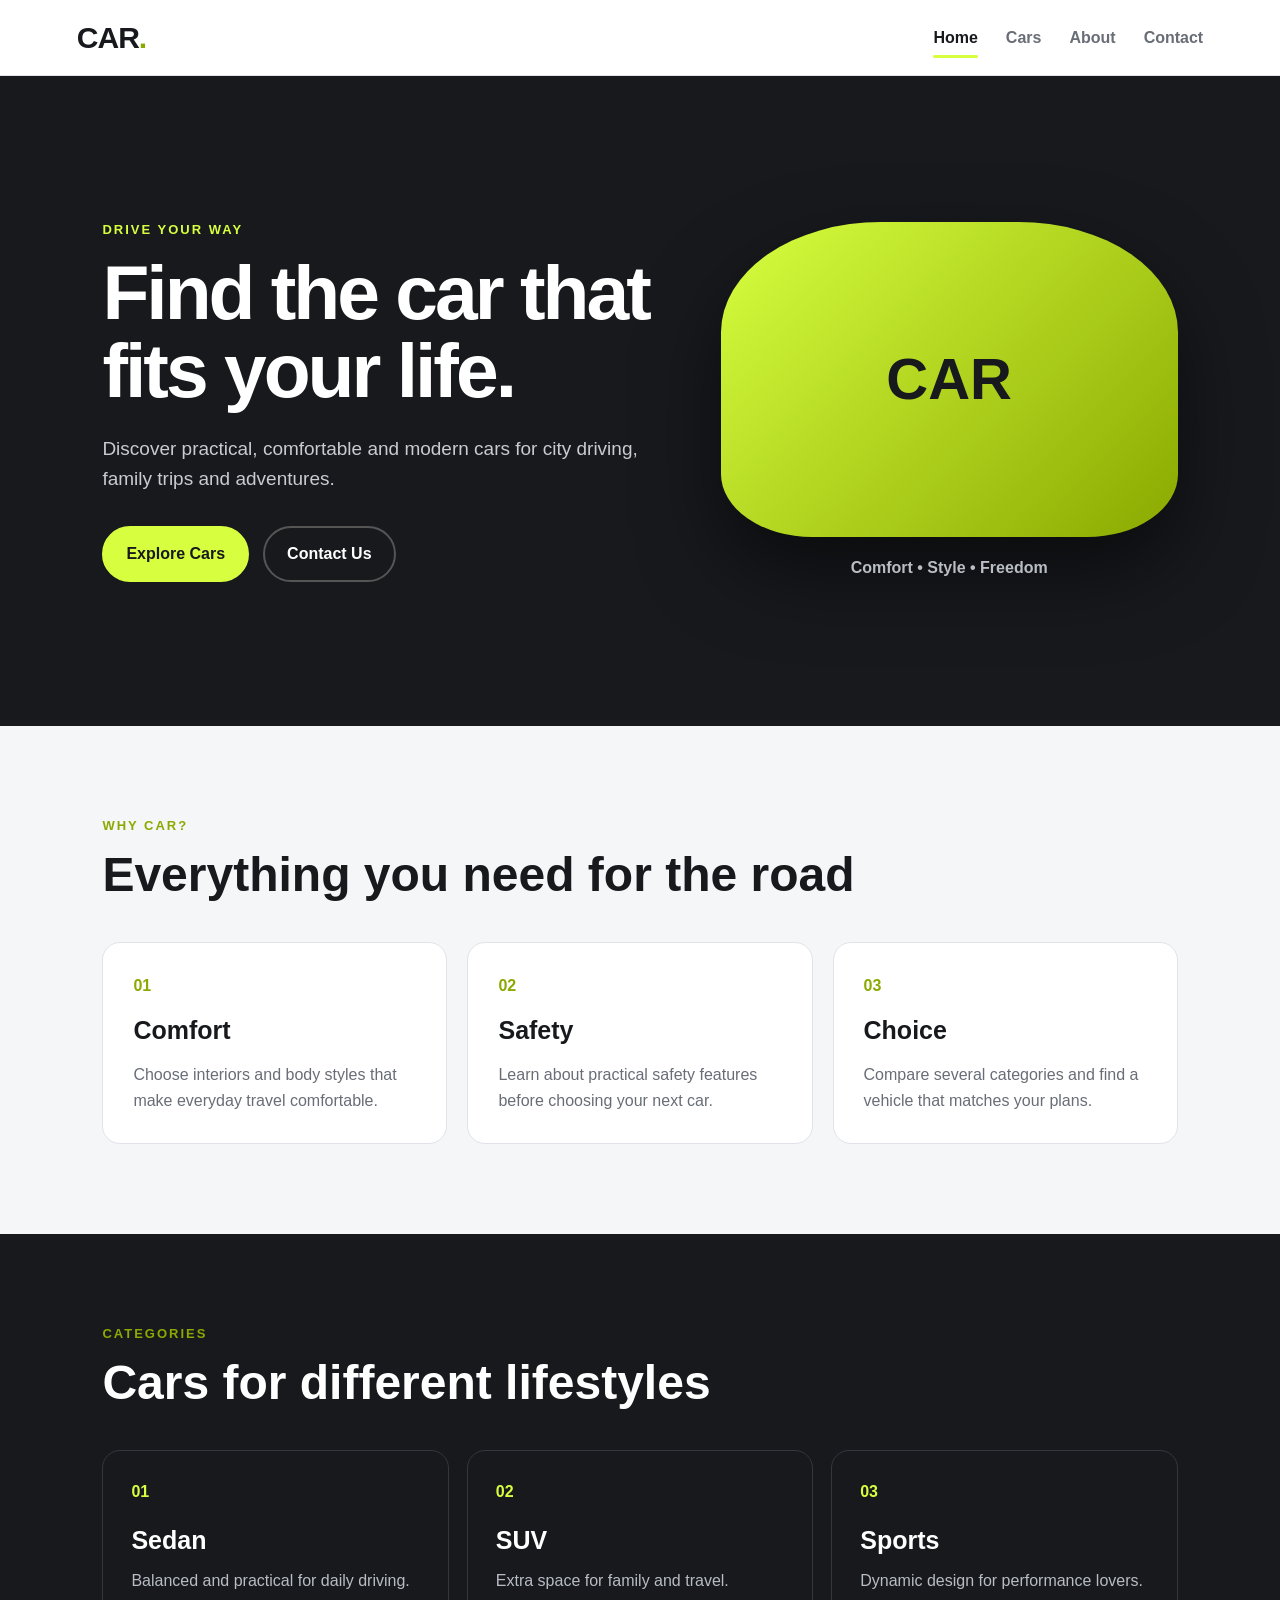
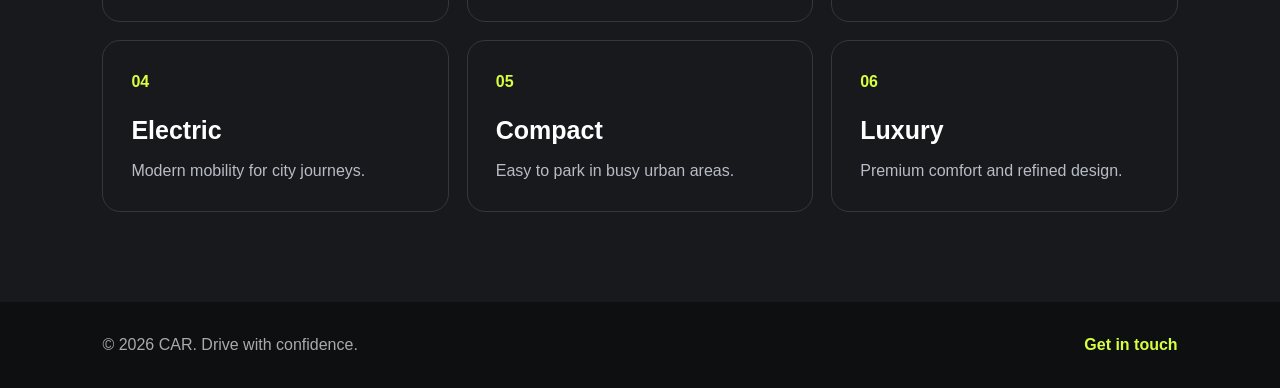
<file: index.html>
<!DOCTYPE html>
<html lang="en">
<head>
  <meta charset="UTF-8">
  <meta name="viewport" content="width=device-width, initial-scale=1.0">
  <meta name="description" content="CAR - explore cars and find the right vehicle for your lifestyle.">
  <title>CAR | Home</title>
  <link rel="stylesheet" href="css/style.css">
  <link rel="stylesheet" href="css/responsive.css">
</head>
<body>
<header class="site-header">
  <a class="logo" href="index.html">CAR<span>.</span></a>
  <nav class="navigation" aria-label="Main navigation">
    <a class="current" href="index.html">Home</a>
    <a href="service.html">Cars</a>
    <a href="about.html">About</a>
    <a href="contact.html">Contact</a>
  </nav>
</header>

<main>
  <section class="hero">
    <div class="hero-content">
      <p class="eyebrow">DRIVE YOUR WAY</p>
      <h1>Find the car that fits your life.</h1>
      <p>Discover practical, comfortable and modern cars for city driving, family trips and adventures.</p>
      <div class="button-group">
        <a class="button" href="cars.html">Explore Cars</a>
        <a class="button button-outline" href="contact.html">Contact Us</a>
      </div>
    </div>
    <figure class="hero-visual">
      <div class="car-shape" aria-label="Stylized car illustration" role="img">CAR</div>
      <figcaption>Comfort • Style • Freedom</figcaption>
    </figure>
  </section>

  <section class="section">
    <div class="section-heading">
      <p class="eyebrow">WHY CAR?</p>
      <h2>Everything you need for the road</h2>
    </div>
    <div class="feature-flex">
      <article class="feature-card">
        <span class="number">01</span>
        <h3>Comfort</h3>
        <p>Choose interiors and body styles that make everyday travel comfortable.</p>
      </article>
      <article class="feature-card">
        <span class="number">02</span>
        <h3>Safety</h3>
        <p>Learn about practical safety features before choosing your next car.</p>
      </article>
      <article class="feature-card">
        <span class="number">03</span>
        <h3>Choice</h3>
        <p>Compare several categories and find a vehicle that matches your plans.</p>
      </article>
    </div>
  </section>

  <section class="section dark-section">
    <div class="section-heading">
      <p class="eyebrow">CATEGORIES</p>
      <h2>Cars for different lifestyles</h2>
    </div>
    <div class="category-grid">
      <article><span>01</span><h3>Sedan</h3><p>Balanced and practical for daily driving.</p></article>
      <article><span>02</span><h3>SUV</h3><p>Extra space for family and travel.</p></article>
      <article><span>03</span><h3>Sports</h3><p>Dynamic design for performance lovers.</p></article>
      <article><span>04</span><h3>Electric</h3><p>Modern mobility for city journeys.</p></article>
      <article><span>05</span><h3>Compact</h3><p>Easy to park in busy urban areas.</p></article>
      <article><span>06</span><h3>Luxury</h3><p>Premium comfort and refined design.</p></article>
    </div>
  </section>
</main>

<footer class="site-footer">
  <p>© 2026 CAR. Drive with confidence.</p>
  <a href="contact.html">Get in touch</a>
</footer>
</body>
</html>
</file>
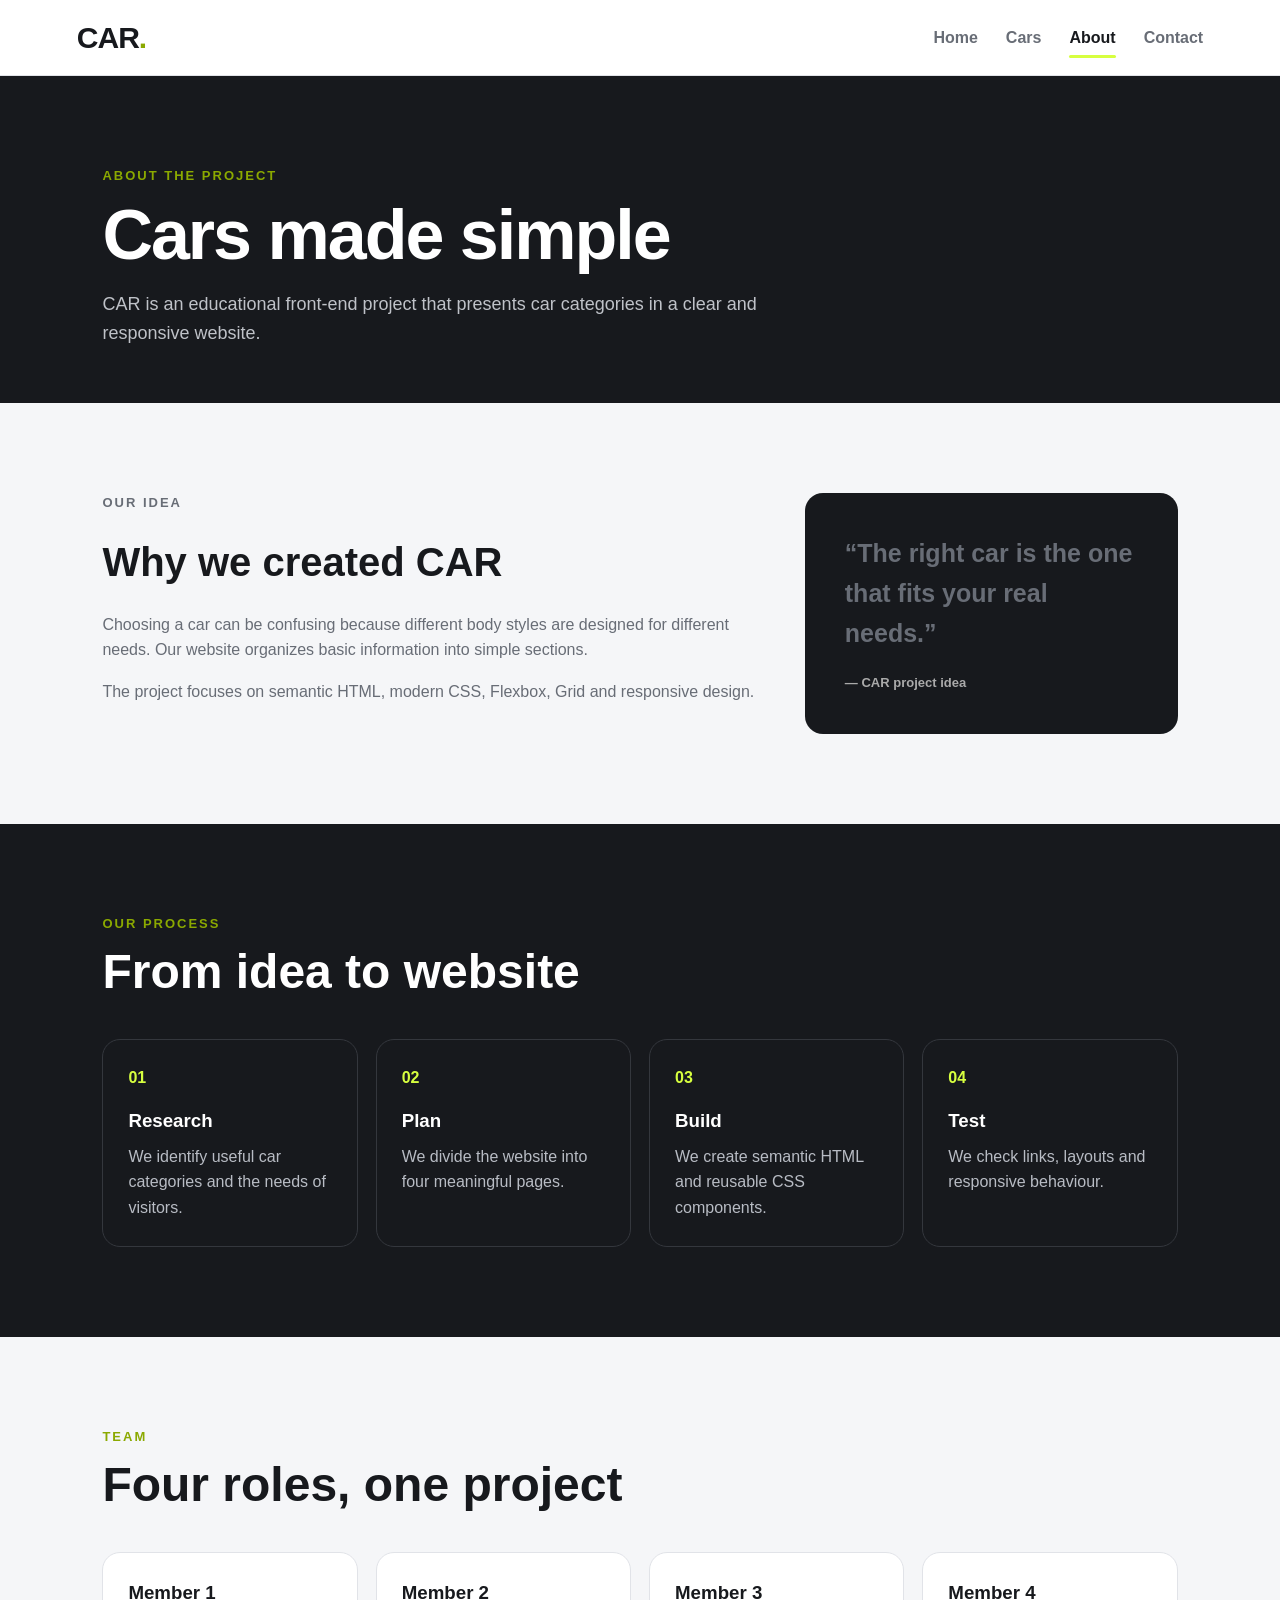
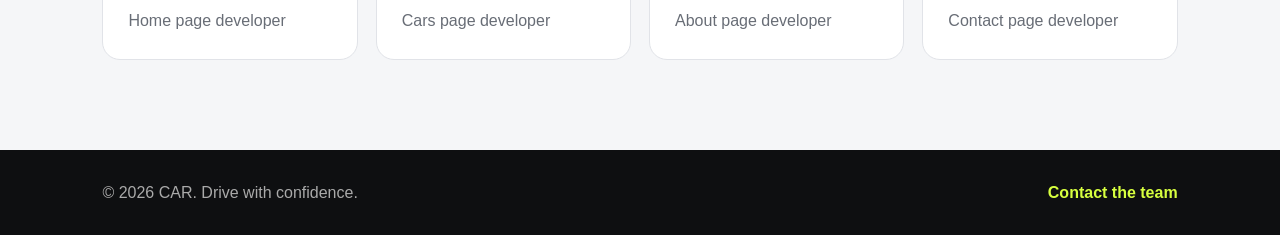
<file: about.html>
<!DOCTYPE html>
<html lang="en">
<head>
  <meta charset="UTF-8">
  <meta name="viewport" content="width=device-width, initial-scale=1.0">
  <meta name="description" content="Learn about the CAR project and its process.">
  <title>CAR | About</title>
  <link rel="stylesheet" href="css/style.css">
  <link rel="stylesheet" href="css/responsive.css">
</head>
<body>
<header class="site-header">
  <a class="logo" href="index.html">CAR<span>.</span></a>
  <nav class="navigation" aria-label="Main navigation">
    <a href="index.html">Home</a>
    <a href="service.html">Cars</a>
    <a class="current" href="about.html">About</a>
    <a href="contact.html">Contact</a>
  </nav>
</header>

<main>
  <section class="page-intro">
    <p class="eyebrow">ABOUT THE PROJECT</p>
    <h1>Cars made simple</h1>
    <p>CAR is an educational front-end project that presents car categories in a clear and responsive website.</p>
  </section>

  <section class="section about-grid">
    <article>
      <p class="eyebrow">OUR IDEA</p>
      <h2>Why we created CAR</h2>
      <p>Choosing a car can be confusing because different body styles are designed for different needs. Our website organizes basic information into simple sections.</p>
      <p>The project focuses on semantic HTML, modern CSS, Flexbox, Grid and responsive design.</p>
    </article>
    <aside class="quote-box">
      <p>“The right car is the one that fits your real needs.”</p>
      <small>— CAR project idea</small>
    </aside>
  </section>

  <section class="section dark-section">
    <div class="section-heading"><p class="eyebrow">OUR PROCESS</p><h2>From idea to website</h2></div>
    <div class="process-grid">
      <article><span>01</span><h3>Research</h3><p>We identify useful car categories and the needs of visitors.</p></article>
      <article><span>02</span><h3>Plan</h3><p>We divide the website into four meaningful pages.</p></article>
      <article><span>03</span><h3>Build</h3><p>We create semantic HTML and reusable CSS components.</p></article>
      <article><span>04</span><h3>Test</h3><p>We check links, layouts and responsive behaviour.</p></article>
    </div>
  </section>

  <section class="section team-section">
    <div class="section-heading"><p class="eyebrow">TEAM</p><h2>Four roles, one project</h2></div>
    <div class="team-flex">
      <article><h3>Member 1</h3><p>Home page developer</p></article>
      <article><h3>Member 2</h3><p>Cars page developer</p></article>
      <article><h3>Member 3</h3><p>About page developer</p></article>
      <article><h3>Member 4</h3><p>Contact page developer</p></article>
    </div>
  </section>
</main>

<footer class="site-footer">
  <p>© 2026 CAR. Drive with confidence.</p>
  <a href="contact.html">Contact the team</a>
</footer>
</body>
</html>
</file>
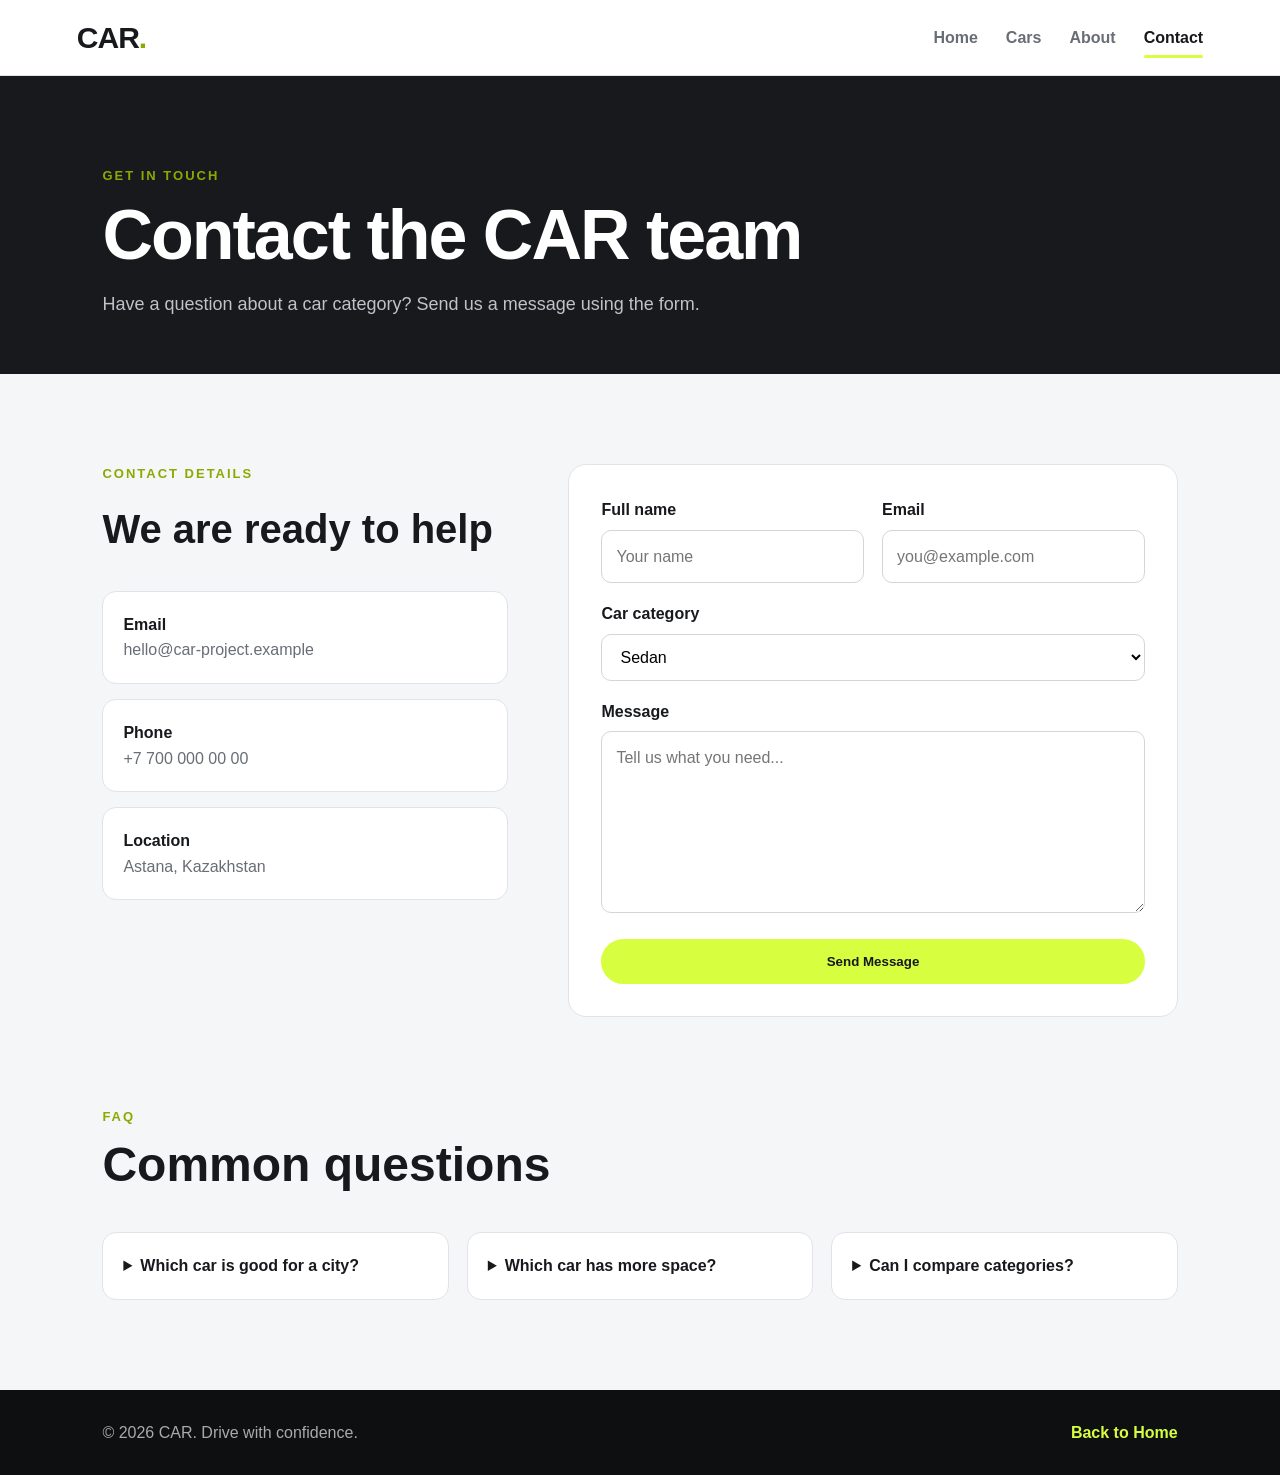
<file: contact.html>
<!DOCTYPE html>
<html lang="en">
<head>
  <meta charset="UTF-8">
  <meta name="viewport" content="width=device-width, initial-scale=1.0">
  <meta name="description" content="Contact the CAR project team.">
  <title>CAR | Contact</title>
  <link rel="stylesheet" href="css/style.css">
  <link rel="stylesheet" href="css/responsive.css">
</head>
<body>
<header class="site-header">
  <a class="logo" href="index.html">CAR<span>.</span></a>
  <nav class="navigation" aria-label="Main navigation">
    <a href="index.html">Home</a>
    <a href="service.html">Cars</a>
    <a href="about.html">About</a>
    <a class="current" href="contact.html">Contact</a>
  </nav>
</header>

<main>
  <section class="page-intro">
    <p class="eyebrow">GET IN TOUCH</p>
    <h1>Contact the CAR team</h1>
    <p>Have a question about a car category? Send us a message using the form.</p>
  </section>

  <section class="section contact-grid">
    <div class="contact-info">
      <p class="eyebrow">CONTACT DETAILS</p>
      <h2>We are ready to help</h2>
      <div class="contact-list">
        <article><h3>Email</h3><p>hello@car-project.example</p></article>
        <article><h3>Phone</h3><p>+7 700 000 00 00</p></article>
        <article><h3>Location</h3><p>Astana, Kazakhstan</p></article>
      </div>
    </div>

    <form class="contact-form" action="#" method="post">
      <div class="form-row">
        <div><label for="name">Full name</label><input id="name" name="name" type="text" placeholder="Your name" required></div>
        <div><label for="email">Email</label><input id="email" name="email" type="email" placeholder="you@example.com" required></div>
      </div>
      <div><label for="category">Car category</label>
        <select id="category" name="category">
          <option value="sedan">Sedan</option><option value="suv">SUV</option><option value="sport">Sports</option><option value="electric">Electric</option><option value="compact">Compact</option><option value="luxury">Luxury</option>
        </select>
      </div>
      <div><label for="message">Message</label><textarea id="message" name="message" rows="6" placeholder="Tell us what you need..." required></textarea></div>
      <button class="button" type="submit">Send Message</button>
    </form>
  </section>

  <section class="section faq">
    <div class="section-heading"><p class="eyebrow">FAQ</p><h2>Common questions</h2></div>
    <div class="faq-grid">
      <details><summary>Which car is good for a city?</summary><p>A compact car or sedan can be practical for everyday urban driving.</p></details>
      <details><summary>Which car has more space?</summary><p>SUVs usually provide more passenger and cargo space than compact cars.</p></details>
      <details><summary>Can I compare categories?</summary><p>Yes. Visit the Cars page for a quick comparison table.</p></details>
    </div>
  </section>
</main>

<footer class="site-footer">
  <p>© 2026 CAR. Drive with confidence.</p>
  <a href="index.html">Back to Home</a>
</footer>
</body>
</html>
</file>
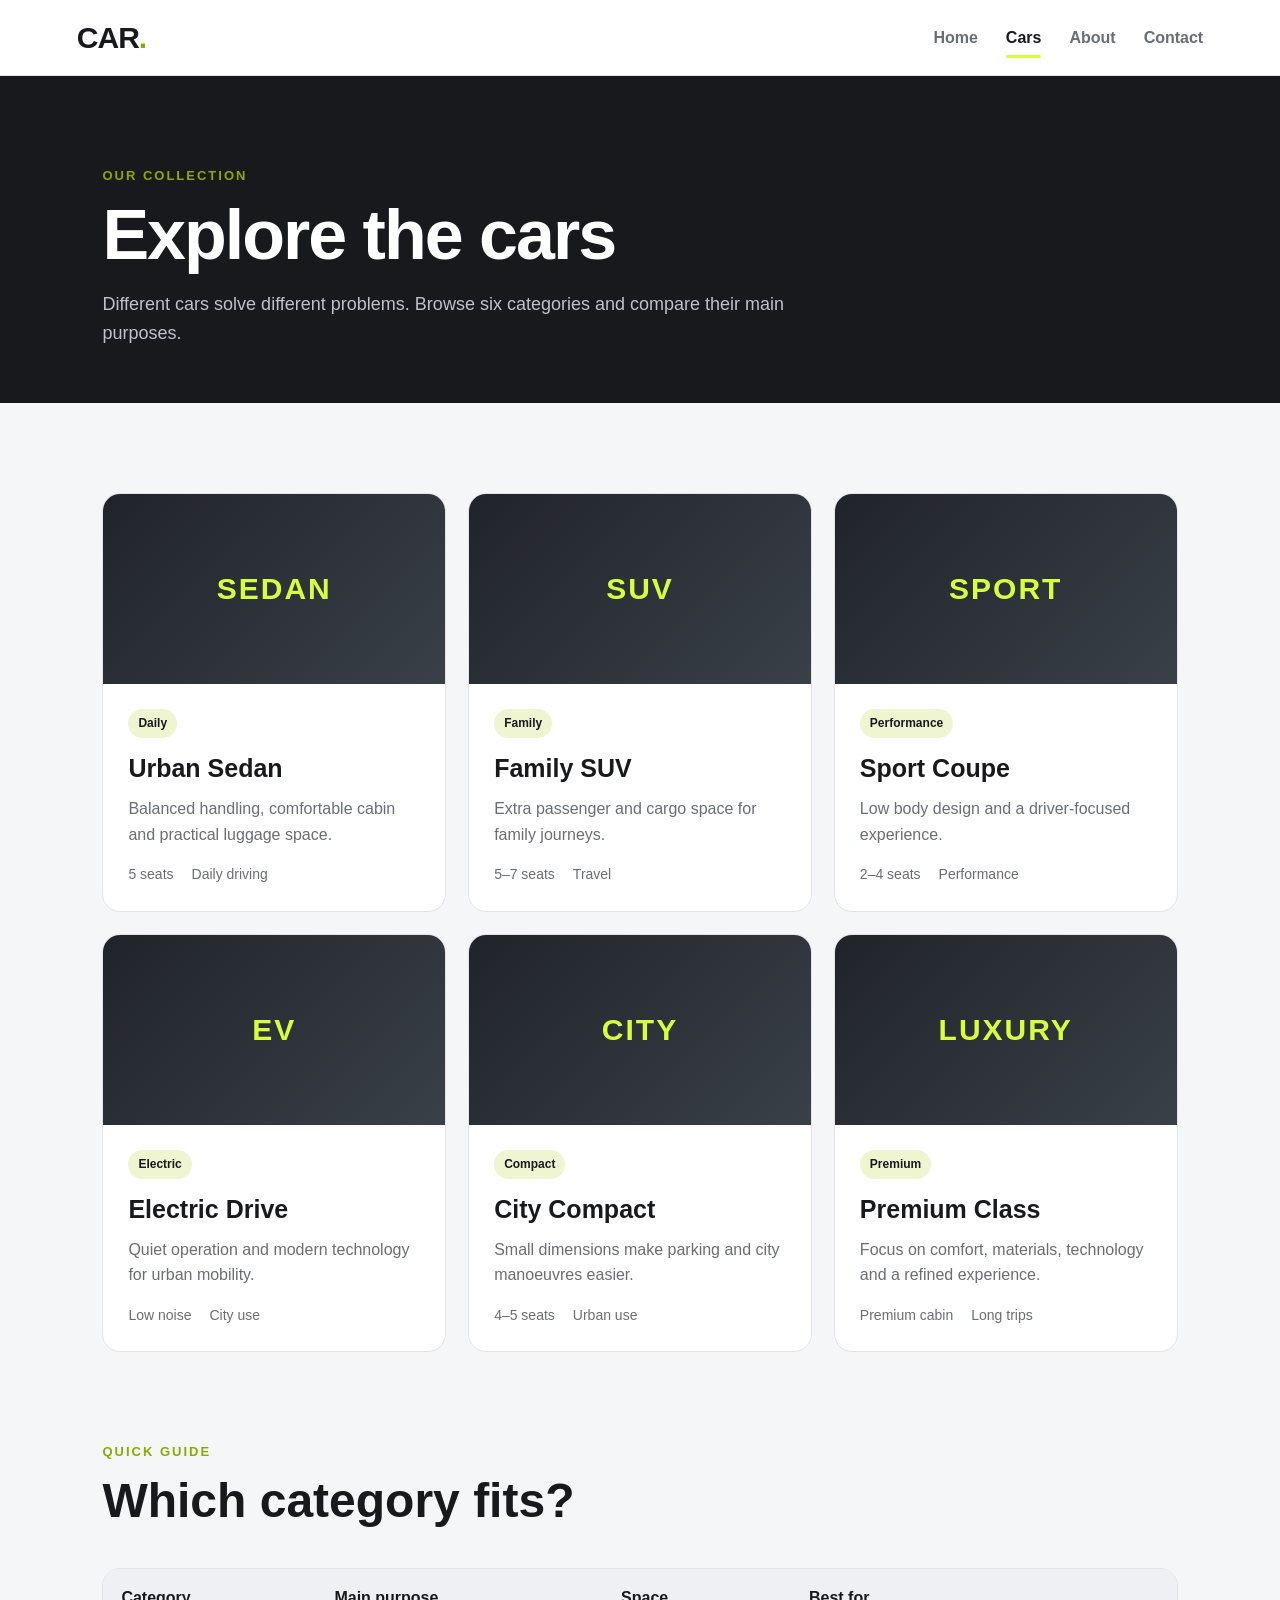
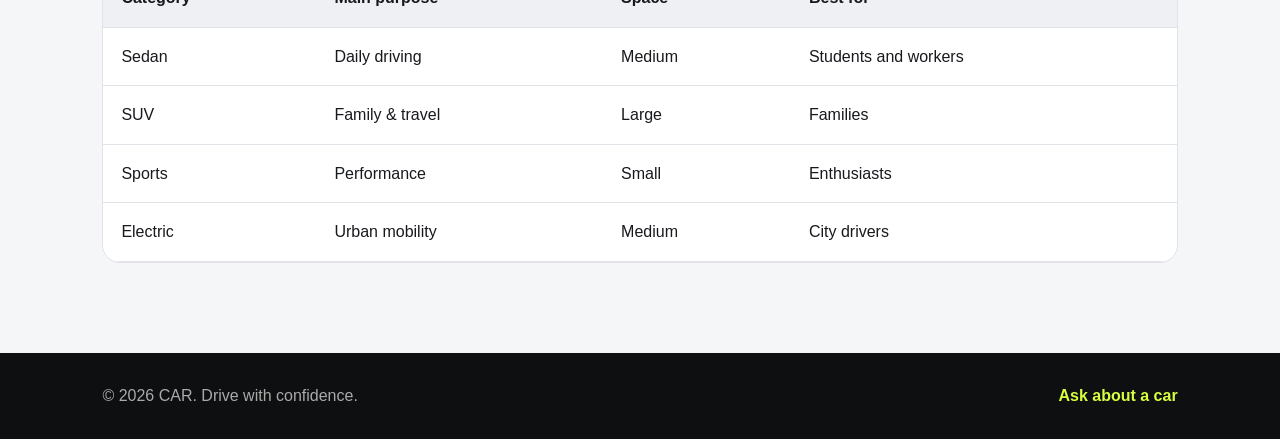
<file: service.html>
<!DOCTYPE html>
<html lang="en">
<head>
  <meta charset="UTF-8">
  <meta name="viewport" content="width=device-width, initial-scale=1.0">
  <meta name="description" content="Explore CAR vehicle categories.">
  <title>CAR | Cars</title>
  <link rel="stylesheet" href="css/style.css">
  <link rel="stylesheet" href="css/responsive.css">
</head>
<body>
<header class="site-header">
  <a class="logo" href="index.html">CAR<span>.</span></a>
  <nav class="navigation" aria-label="Main navigation">
    <a href="index.html">Home</a>
    <a class="current" href="service.html">Cars</a>
    <a href="about.html">About</a>
    <a href="contact.html">Contact</a>
  </nav>
</header>

<main>
  <section class="page-intro">
    <p class="eyebrow">OUR COLLECTION</p>
    <h1>Explore the cars</h1>
    <p>Different cars solve different problems. Browse six categories and compare their main purposes.</p>
  </section>

  <section class="section">
    <div class="cars-grid">
      <article class="car-card">
        <div class="car-placeholder">SEDAN</div>
        <div class="car-info"><span class="tag">Daily</span><h2>Urban Sedan</h2><p>Balanced handling, comfortable cabin and practical luggage space.</p><ul><li>5 seats</li><li>Daily driving</li></ul></div>
      </article>
      <article class="car-card">
        <div class="car-placeholder">SUV</div>
        <div class="car-info"><span class="tag">Family</span><h2>Family SUV</h2><p>Extra passenger and cargo space for family journeys.</p><ul><li>5–7 seats</li><li>Travel</li></ul></div>
      </article>
      <article class="car-card">
        <div class="car-placeholder">SPORT</div>
        <div class="car-info"><span class="tag">Performance</span><h2>Sport Coupe</h2><p>Low body design and a driver-focused experience.</p><ul><li>2–4 seats</li><li>Performance</li></ul></div>
      </article>
      <article class="car-card">
        <div class="car-placeholder">EV</div>
        <div class="car-info"><span class="tag">Electric</span><h2>Electric Drive</h2><p>Quiet operation and modern technology for urban mobility.</p><ul><li>Low noise</li><li>City use</li></ul></div>
      </article>
      <article class="car-card">
        <div class="car-placeholder">CITY</div>
        <div class="car-info"><span class="tag">Compact</span><h2>City Compact</h2><p>Small dimensions make parking and city manoeuvres easier.</p><ul><li>4–5 seats</li><li>Urban use</li></ul></div>
      </article>
      <article class="car-card">
        <div class="car-placeholder">LUXURY</div>
        <div class="car-info"><span class="tag">Premium</span><h2>Premium Class</h2><p>Focus on comfort, materials, technology and a refined experience.</p><ul><li>Premium cabin</li><li>Long trips</li></ul></div>
      </article>
    </div>
  </section>

  <section class="section comparison">
    <div class="section-heading"><p class="eyebrow">QUICK GUIDE</p><h2>Which category fits?</h2></div>
    <div class="table-wrap">
      <table>
        <thead><tr><th>Category</th><th>Main purpose</th><th>Space</th><th>Best for</th></tr></thead>
        <tbody>
          <tr><td>Sedan</td><td>Daily driving</td><td>Medium</td><td>Students and workers</td></tr>
          <tr><td>SUV</td><td>Family & travel</td><td>Large</td><td>Families</td></tr>
          <tr><td>Sports</td><td>Performance</td><td>Small</td><td>Enthusiasts</td></tr>
          <tr><td>Electric</td><td>Urban mobility</td><td>Medium</td><td>City drivers</td></tr>
        </tbody>
      </table>
    </div>
  </section>
</main>

<footer class="site-footer">
  <p>© 2026 CAR. Drive with confidence.</p>
  <a href="contact.html">Ask about a car</a>
</footer>
</body>
</html>
</file>
<file: css/style.css>
*{box-sizing:border-box;margin:0;padding:0}
:root{--bg:#f5f6f8;--surface:#fff;--text:#17191d;--muted:#686d76;--dark:#17191d;--accent:#d7ff3f;--line:#e1e3e8;--radius:18px}
html{scroll-behavior:smooth}
body{font-family:Arial,Helvetica,sans-serif;background:var(--bg);color:var(--text);line-height:1.6}
a{color:inherit;text-decoration:none}
a:focus-visible,button:focus-visible,input:focus-visible,select:focus-visible,textarea:focus-visible{outline:3px solid var(--accent);outline-offset:3px}
.site-header{min-height:76px;padding:0 6%;display:flex;align-items:center;justify-content:space-between;gap:30px;background:var(--surface);border-bottom:1px solid var(--line);position:sticky;top:0;z-index:10}
.logo{font-size:30px;font-weight:900;letter-spacing:-1px}.logo span{color:#8ba900}
.navigation{display:flex;align-items:center;justify-content:flex-end;gap:28px;flex-wrap:wrap}
.navigation a{padding:10px 0;color:var(--muted);font-weight:700;position:relative}
.navigation a:hover,.navigation a.current{color:var(--text)}
.navigation a.current:after{content:"";position:absolute;left:0;right:0;bottom:2px;height:3px;background:var(--accent);border-radius:5px}
.hero{min-height:650px;padding:80px 8%;display:grid;grid-template-columns:1.1fr .9fr;gap:60px;align-items:center;background:var(--dark);color:#fff}
.hero h1{font-size:clamp(42px,6vw,78px);line-height:1.02;letter-spacing:-3px;max-width:760px}
.hero-content>p:not(.eyebrow){max-width:650px;color:#c8cbd0;font-size:19px;margin:24px 0 32px}
.eyebrow{font-size:13px;font-weight:900;letter-spacing:2px;color:#8ba900;margin-bottom:12px}
.hero .eyebrow{color:var(--accent)}
.button-group{display:flex;gap:14px;flex-wrap:wrap}
.button{display:inline-flex;align-items:center;justify-content:center;background:var(--accent);color:var(--dark);font-weight:900;padding:13px 22px;border:2px solid var(--accent);border-radius:999px;cursor:pointer}
.button:hover{transform:translateY(-2px)}
.button-outline{background:transparent;color:#fff;border-color:#555}
.hero-visual{display:flex;flex-direction:column;align-items:center;gap:18px}
.car-shape{width:min(100%,460px);aspect-ratio:1.45/1;border-radius:35% 35% 20% 20%;display:flex;align-items:center;justify-content:center;background:linear-gradient(135deg,#d7ff3f,#8ba900);color:#17191d;font-size:58px;font-weight:900;box-shadow:0 35px 80px #0008}
.hero-visual figcaption{color:#b9bdc4;font-weight:700}
.section{padding:90px 8%}.section-heading{max-width:760px;margin-bottom:40px}.section-heading h2{font-size:clamp(30px,4vw,48px);line-height:1.1}
.feature-flex{display:flex;gap:20px;flex-wrap:wrap}
.feature-card{flex:1 1 240px;background:var(--surface);padding:30px;border:1px solid var(--line);border-radius:var(--radius)}
.number{font-weight:900;color:#8ba900}.feature-card h3{font-size:25px;margin:12px 0}.feature-card p,.car-info p,.team-flex p{color:var(--muted)}
.dark-section{background:var(--dark);color:#fff}.category-grid{display:grid;grid-template-columns:repeat(3,minmax(0,1fr));gap:18px}
.category-grid article{padding:28px;border:1px solid #34373d;border-radius:var(--radius);min-height:170px}.category-grid span{color:var(--accent);font-weight:900}.category-grid h3{font-size:25px;margin:15px 0 8px}.category-grid p{color:#b8bcc4}
.site-footer{padding:30px 8%;display:flex;align-items:center;justify-content:space-between;gap:20px;background:#0e0f11;color:#aaa}.site-footer a{color:var(--accent);font-weight:800}
.page-intro{padding:90px 8% 55px;background:var(--dark);color:#fff}.page-intro h1{font-size:clamp(42px,6vw,70px);line-height:1.05;letter-spacing:-2px}.page-intro>p:last-child{max-width:720px;color:#bfc2c8;margin-top:18px;font-size:18px}
.cars-grid{display:grid;grid-template-columns:repeat(3,minmax(0,1fr));gap:22px}
.car-card{background:var(--surface);border:1px solid var(--line);border-radius:var(--radius);overflow:hidden}
.car-placeholder{height:190px;display:flex;align-items:center;justify-content:center;background:linear-gradient(135deg,#20242a,#3a4048);color:var(--accent);font-size:30px;font-weight:900;letter-spacing:2px}
.car-info{padding:25px}.car-info h2{margin:10px 0 8px;font-size:25px}.car-info ul{display:flex;gap:18px;list-style:none;color:var(--muted);font-size:14px;margin-top:16px}.tag{display:inline-block;background:#eff5d1;padding:5px 10px;border-radius:99px;font-size:12px;font-weight:900}
.comparison{padding-top:0}.table-wrap{overflow-x:auto;background:var(--surface);border-radius:var(--radius);border:1px solid var(--line)}
table{width:100%;border-collapse:collapse;min-width:650px}th,td{text-align:left;padding:16px 18px;border-bottom:1px solid var(--line)}th{background:#eef0f3}
.about-grid{display:grid;grid-template-columns:1.4fr .8fr;gap:50px;align-items:start}.about-grid h2{font-size:40px;margin-bottom:18px}.about-grid p{color:var(--muted);margin-bottom:16px}
.quote-box{background:var(--dark);color:#fff;padding:40px;border-radius:var(--radius);font-size:25px;font-weight:800}.quote-box small{display:block;margin-top:20px;color:#aaa;font-size:13px}
.process-grid{display:grid;grid-template-columns:repeat(4,minmax(0,1fr));gap:18px}.process-grid article{padding:25px;border:1px solid #34373d;border-radius:var(--radius)}.process-grid span{color:var(--accent);font-weight:900}.process-grid h3{margin:15px 0 8px}.process-grid p{color:#b8bcc4}
.team-flex{display:flex;gap:18px;flex-wrap:wrap}.team-flex article{flex:1 1 200px;padding:25px;background:var(--surface);border:1px solid var(--line);border-radius:var(--radius)}
.contact-grid{display:grid;grid-template-columns:.8fr 1.2fr;gap:60px}.contact-info h2{font-size:40px;margin-bottom:30px}.contact-list{display:flex;flex-direction:column;gap:15px}.contact-list article{padding:20px;background:var(--surface);border:1px solid var(--line);border-radius:14px}.contact-list h3{font-size:16px}.contact-list p{color:var(--muted)}
.contact-form{background:var(--surface);padding:32px;border:1px solid var(--line);border-radius:var(--radius);display:flex;flex-direction:column;gap:18px}.form-row{display:flex;gap:18px}.form-row>div{flex:1}.contact-form label{display:block;font-weight:800;margin-bottom:7px}.contact-form input,.contact-form select,.contact-form textarea{width:100%;padding:13px 14px;border:1px solid #d2d5db;border-radius:10px;font:inherit;background:#fff}.contact-form textarea{resize:vertical}.faq{padding-top:0}.faq-grid{display:grid;grid-template-columns:repeat(3,minmax(0,1fr));gap:18px}.faq details{background:var(--surface);padding:20px;border:1px solid var(--line);border-radius:14px}.faq summary{font-weight:900;cursor:pointer}.faq details p{color:var(--muted);margin-top:12px}
</file>
<file: css/responsive.css>
@media(max-width:900px){
.site-header{padding:15px 5%;align-items:flex-start}.navigation{gap:14px}
.hero{grid-template-columns:1fr;padding:70px 6%;text-align:center}.hero-content>p:not(.eyebrow){margin-left:auto;margin-right:auto}.button-group{justify-content:center}
.section{padding:70px 6%}.page-intro{padding:70px 6%}
.category-grid,.cars-grid{grid-template-columns:repeat(2,minmax(0,1fr))}
.process-grid{grid-template-columns:repeat(2,minmax(0,1fr))}
.about-grid,.contact-grid{grid-template-columns:1fr}.faq-grid{grid-template-columns:1fr 1fr}
}
@media(max-width:600px){
.site-header{position:static;flex-direction:column;gap:8px}.navigation{width:100%;justify-content:space-between;gap:8px}.navigation a{font-size:14px}
.hero{min-height:auto;padding:55px 5%}.hero h1{letter-spacing:-1.5px}.hero-visual{margin-top:15px}.car-shape{font-size:38px}
.section{padding:55px 5%}.page-intro{padding:55px 5%}.page-intro h1{letter-spacing:-1px}
.category-grid,.cars-grid,.process-grid,.faq-grid{grid-template-columns:1fr}
.feature-flex{flex-direction:column}.feature-card{flex-basis:auto}
.form-row{flex-direction:column;gap:18px}
.site-footer{padding:25px 5%;flex-direction:column;text-align:center}
}
</file>
